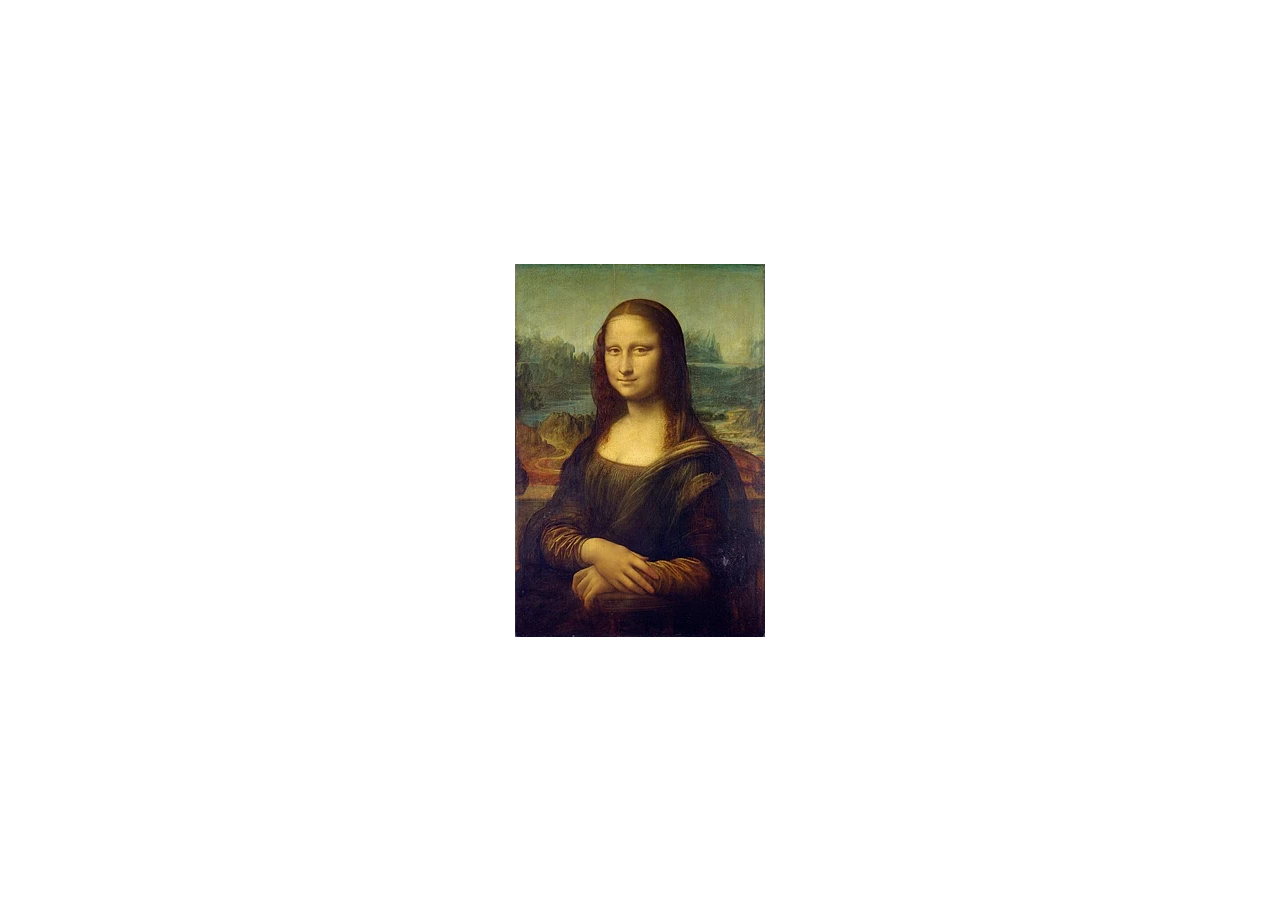
<file: index_1.html>
<!DOCTYPE html>
<html lang="en">
<head>
  <meta charset="UTF-8">
  <title>Digital Substrate Room</title>

  <style>
    html, body {
      margin:0;
      height:100%;
      background:#ffffff;
      overflow:hidden;
    }

    body {
      display:flex;
      justify-content:center;
      align-items:center;
      position:relative;
      cursor:crosshair;
    }

    #canvas {
      max-width:90vw;
      max-height:90vh;
    }

    .lens {
      position:absolute;
      width:240px;
      height:240px;
      border-radius:50%;
      border:2px solid rgba(0,0,0,0.6);
      overflow:hidden;
      pointer-events:none;
      display:flex;
      justify-content:center;
      align-items:center;
      font-family:monospace;
  font-size:14px;
  line-height:1.25em;
      padding:0; /* move padding to the text element so preview canvas fills entire lens */
      color:#00ff00; /* green binary numbers inside the lens */
      white-space:pre;
      text-align:left;
      opacity: 1;
      transition: opacity 300ms ease;
    }

    .lens canvas {
      position: absolute;
      left: 0;
      top: 0;
      width: 100%;
      height: 100%;
      z-index: 0;
      display: block;
    }

    .lens pre { /* ensure binary text sits above preview, center lines */
      position: relative;
      z-index: 1;
      margin: 0;
      pointer-events: none;
      padding: 12px; /* keep the original padding for the text */
      box-sizing: border-box;
      width: 100%;
      height: 100%;
      overflow: auto;
      color: inherit;
      display: flex;
      flex-direction: column;
      justify-content: center; /* vertical centering */
      align-items: center;     /* horizontal centering */
      text-align: center;
      white-space: pre; /* preserve line breaks and spaces */
    }
  </style>
</head>

<body>

<canvas id="canvas"></canvas>

<script>
  const imgSrc = "monalisa.jpg";
  const canvas = document.getElementById("canvas");
  const ctx = canvas.getContext("2d");

  const img = new Image();
  img.src = imgSrc;
  img.onload = () => {
    canvas.width  = img.width;
    canvas.height = img.height;
    ctx.drawImage(img, 0, 0);
  };

  const LENS_SIZE = 240; // CSS pixels (matches .lens width/height)

  // draw the sampled region (sx,sy in canvas/backing-store pixels) into the lens preview canvas
  function drawLensPreview(previewCanvas, sx, sy, sampleSize) {
    if (!previewCanvas) return;
    const dpr = window.devicePixelRatio || 1;
    const ctxL = previewCanvas.getContext('2d');
    // set transform so we can draw using CSS pixels while canvas uses backing pixels
    ctxL.setTransform(dpr, 0, 0, dpr, 0, 0);
    // clear using CSS-pixel coordinates
    ctxL.clearRect(0, 0, LENS_SIZE, LENS_SIZE);
    ctxL.imageSmoothingEnabled = true;
    // draw from the main canvas (which uses canvas pixel coordinates)
    // scale the sample to fill the preview canvas (use CSS-pixel dest LENS_SIZE)
    ctxL.drawImage(canvas, sx, sy, sampleSize, sampleSize, 0, 0, LENS_SIZE, LENS_SIZE);
  }

  // create a lens element containing a preview canvas and a <pre> with the binary text
  function createLens(x, y, text, sx, sy, sampleSize) {
    const el = document.createElement("div");
    el.className = "lens";
    el.style.left = (x - LENS_SIZE/2) + "px";
    el.style.top  = (y - LENS_SIZE/2) + "px";

    // preview canvas (for magnified fragment)
    const preview = document.createElement('canvas');
    const dpr = window.devicePixelRatio || 1;
    preview.width = LENS_SIZE * dpr;
    preview.height = LENS_SIZE * dpr;
    preview.style.width = LENS_SIZE + 'px';
    preview.style.height = LENS_SIZE + 'px';
    preview.style.position = 'absolute';
    preview.style.left = '0';
    preview.style.top = '0';
    preview.style.zIndex = '0';
    el.appendChild(preview);

    // text overlay
    const pre = document.createElement('pre');
    pre.textContent = text;
    el.appendChild(pre);

    document.body.appendChild(el);

    // initial draw
    drawLensPreview(preview, sx, sy, sampleSize);

    return { el, preview, pre };
  }

  function removeLens(lens, immediate = false) {
    if (!lens) return;
    if (immediate) {
      lens.remove();
      return;
    }
    lens.style.opacity = '0';
    setTimeout(() => { if (lens.parentNode) lens.remove(); }, 350);
  }

  // show lens only while pointer is down (no permanent lenses)
  let activeLens = null;

  // helper: clamp values
  function clamp(val, min, max) { return Math.max(min, Math.min(max, val)); }

  // helper: sample pixel block and return binary text plus source coordinates
  function getSampleInfo(clientX, clientY) {
    const rect = canvas.getBoundingClientRect();
    const cssX = clientX - rect.left;
    const cssY = clientY - rect.top;
    const scaleX = canvas.width / rect.width;
    const scaleY = canvas.height / rect.height;
    const cx = Math.round(cssX * scaleX);
    const cy = Math.round(cssY * scaleY);

    const size = 12;
    const half = Math.floor(size / 2);

    let sx = cx - half;
    let sy = cy - half;
    sx = clamp(sx, 0, canvas.width - size);
    sy = clamp(sy, 0, canvas.height - size);

    let data;
    try {
      data = ctx.getImageData(sx, sy, size, size).data;
    } catch (err) {
      data = new Uint8ClampedArray(size * size * 4);
    }

    let out = "";
    for (let i = 0; i < data.length; i += 4) {
      const r = data[i];
      const g = data[i+1];
      const b = data[i+2];
      out += r.toString(2).padStart(8, "0") + " " + g.toString(2).padStart(8, "0") + " " + b.toString(2).padStart(8, "0") + "\n";
    }
    return { text: out, sx, sy, size };
  }

  canvas.addEventListener('pointerdown', e => {
    if (e.isPrimary === false) return;
    const info = getSampleInfo(e.clientX, e.clientY);
    activeLens = createLens(e.clientX, e.clientY, info.text, info.sx, info.sy, info.size);

    // while pointer moves, update lens position and sampled content
    const onMove = ev => {
      if (!activeLens) return;
      activeLens.el.style.left = (ev.clientX - LENS_SIZE/2) + 'px';
      activeLens.el.style.top  = (ev.clientY - LENS_SIZE/2) + 'px';
      const info2 = getSampleInfo(ev.clientX, ev.clientY);
      activeLens.pre.textContent = info2.text;
      drawLensPreview(activeLens.preview, info2.sx, info2.sy, info2.size);
    };

    const onUp = ev => {
      if (activeLens) removeLens(activeLens.el);
      activeLens = null;
      window.removeEventListener('pointermove', onMove);
      window.removeEventListener('pointerup', onUp);
      window.removeEventListener('pointercancel', onUp);
    };

    window.addEventListener('pointermove', onMove);
    window.addEventListener('pointerup', onUp);
    window.addEventListener('pointercancel', onUp);
  });
</script>

</body>
</html>
</file>
